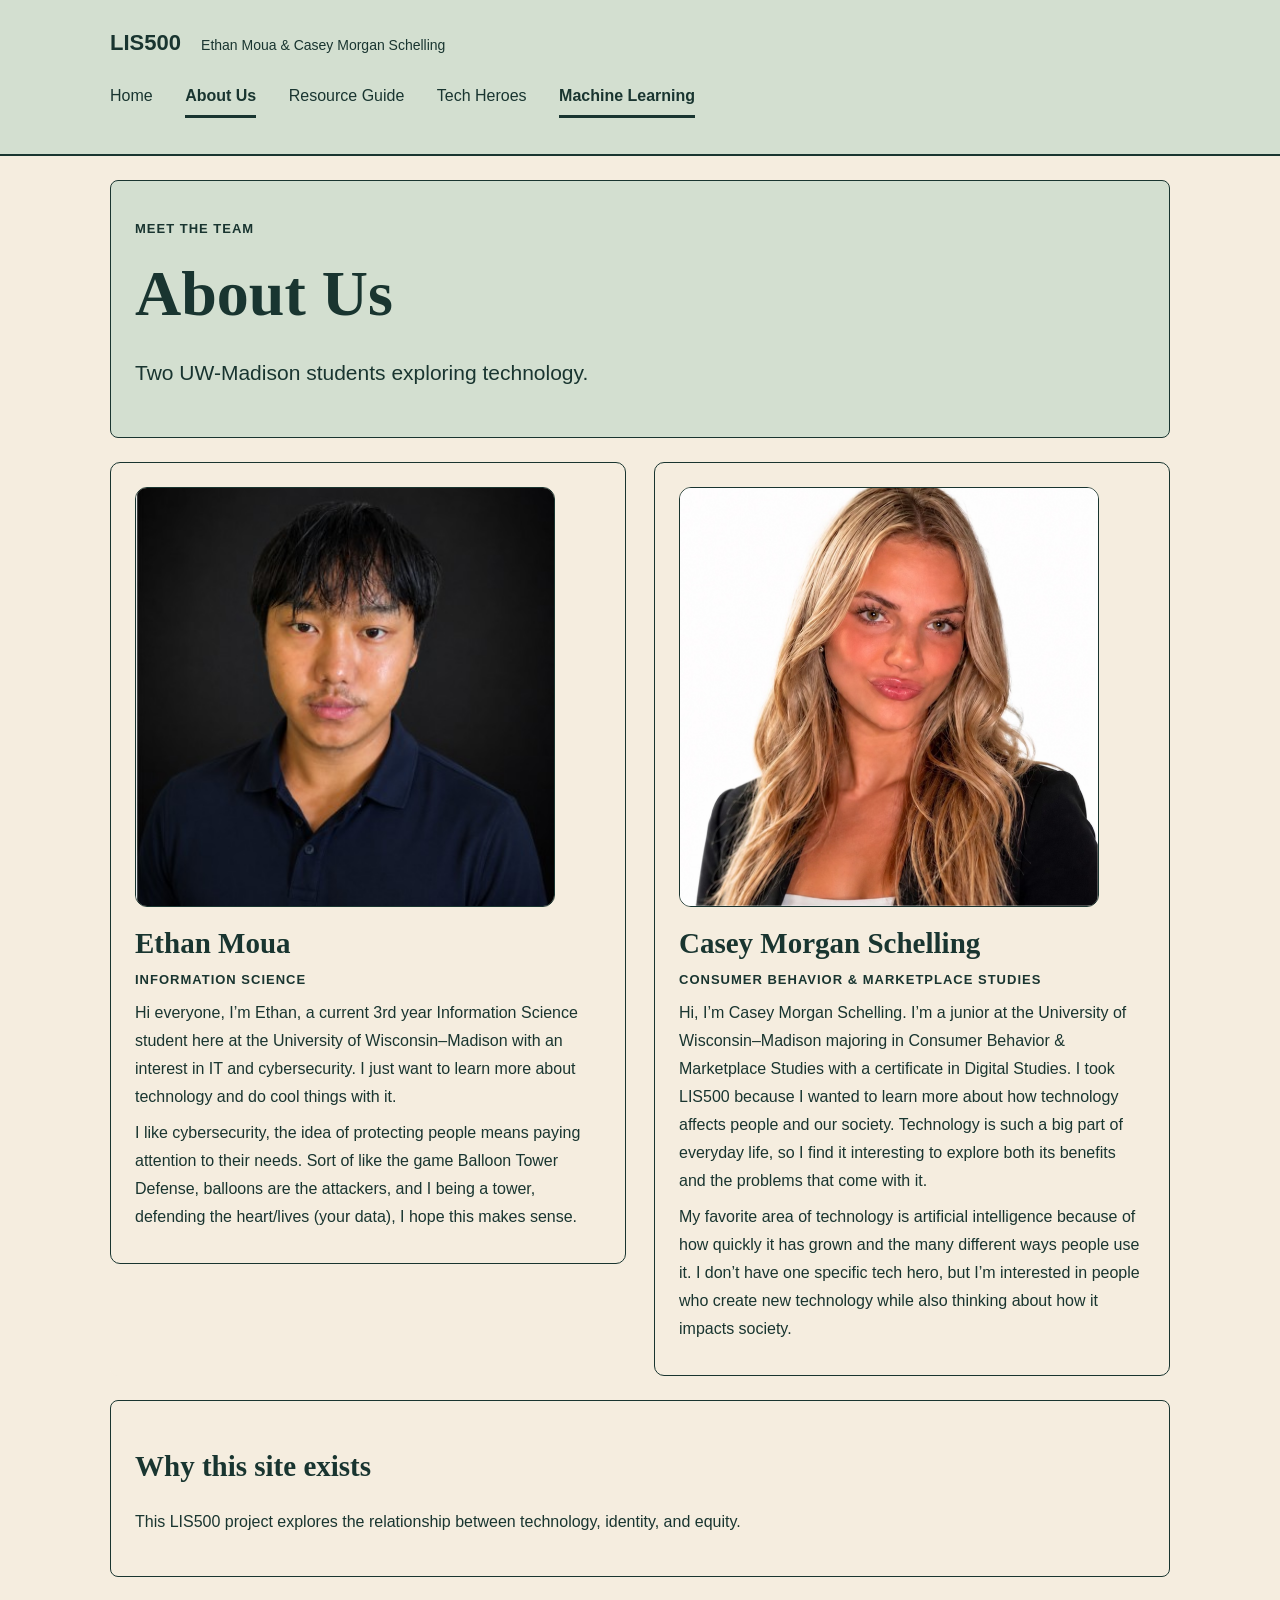
<file: about.html>
<!DOCTYPE html>
<html lang="en">
<head>
    <meta charset="UTF-8">
    <meta name="viewport" content="width=device-width, initial-scale=1">
    <title>About Us | LIS500</title>
    <link rel="stylesheet" href="stylepage.css">
</head>
<body>
    <!--
    We decided that the layout of this design for the About Us page should be simple and focused
    on introducing the team and providing context for our project. Keeping the same consistency of
    background color and fonts, we aimed to maintain visual consistency with the rest of the site.
    This approach helps create a cohesive and visually comprehensive experience for visitors of all backgrounds.
    The idea of a split middle section holding each team member's profile side by side helps visitors quickly get
    to know the team visually and contextually. We used the (.team { display: grid; grid-template-columns: repeat, gap: 28px;}),
    to split the team members into a responsive grid layout. We thought this layout would make it easier
    to introduce both members effectively and ensure the layout remains visually appealing. The idea of
    sharing side-by-side profiles helps create a more engaging and personal connection with the team.
    Finally, the footer provides a consistent ending to the page, reinforcing the overall design and
     navigation structure.

    EM & CS
    -->

    <a class="skip" href="#main">Skip to main content</a>

    <header>
        <div class="wrap">
            <p class="brand">LIS500 <span>Ethan Moua &amp; Casey Morgan Schelling</span></p>
            <nav aria-label="Main navigation">
                <a href="index.html">Home</a>
                <a href="about.html" aria-current="page">About Us</a>
                <a href="resources.html">Resource Guide</a>
                <a href="techheroes.html">Tech Heroes</a>
                <a href="Machinelearning.html" aria-current="page">Machine Learning</a>

            </nav>
        </div>
    </header>

    <main id="main" class="wrap">
        <section class="hero small">
            <p class="eyebrow">Meet the team</p>
            <h1>About Us</h1>
            <p class="lead">Two UW-Madison students exploring technology.</p>
        </section>

        <section class="team" aria-label="Our team">
            <article class="team-member">
                <img class="portrait" src="images/ethan-moua.jpg" alt="Portrait of Ethan Moua" width="400" height="400">
                <h2>Ethan Moua</h2>
                <p class="eyebrow">Information Science</p>
                <p>Hi everyone, I’m Ethan, a current 3rd year Information Science student here at the University of Wisconsin–Madison with an interest in IT and cybersecurity. I just want to learn more about technology and do cool things with it.</p>
                <p>I like cybersecurity, the idea of protecting people means paying attention to their needs. Sort of like the game Balloon Tower Defense, balloons are the attackers, and I being a tower, defending the heart/lives (your data), I hope this makes sense.</p>
            </article>

            <article class="team-member">
                <img class="portrait" src="images/casey-morgan-schelling.png" alt="Portrait of Casey Morgan Schelling" width="800" height="800">
                <h2>Casey Morgan Schelling</h2>
                <p class="eyebrow">Consumer Behavior &amp; Marketplace Studies</p>
                <p>Hi, I’m Casey Morgan Schelling. I’m a junior at the University of Wisconsin–Madison majoring in Consumer Behavior &amp; Marketplace Studies with a certificate in Digital Studies. I took LIS500 because I wanted to learn more about how technology affects people and our society. Technology is such a big part of everyday life, so I find it interesting to explore both its benefits and the problems that come with it.</p>
                <p>My favorite area of technology is artificial intelligence because of how quickly it has grown and the many different ways people use it. I don’t have one specific tech hero, but I’m interested in people who create new technology while also thinking about how it impacts society.</p>
            </article>
        </section>

        <section>
            <h2>Why this site exists</h2>
            <p>This LIS500 project explores the relationship between technology, identity, and equity.</p>
        </section>
    </main>

    <footer>
        <div class="wrap"></div>
    </footer>
</body>
</html>
</file>
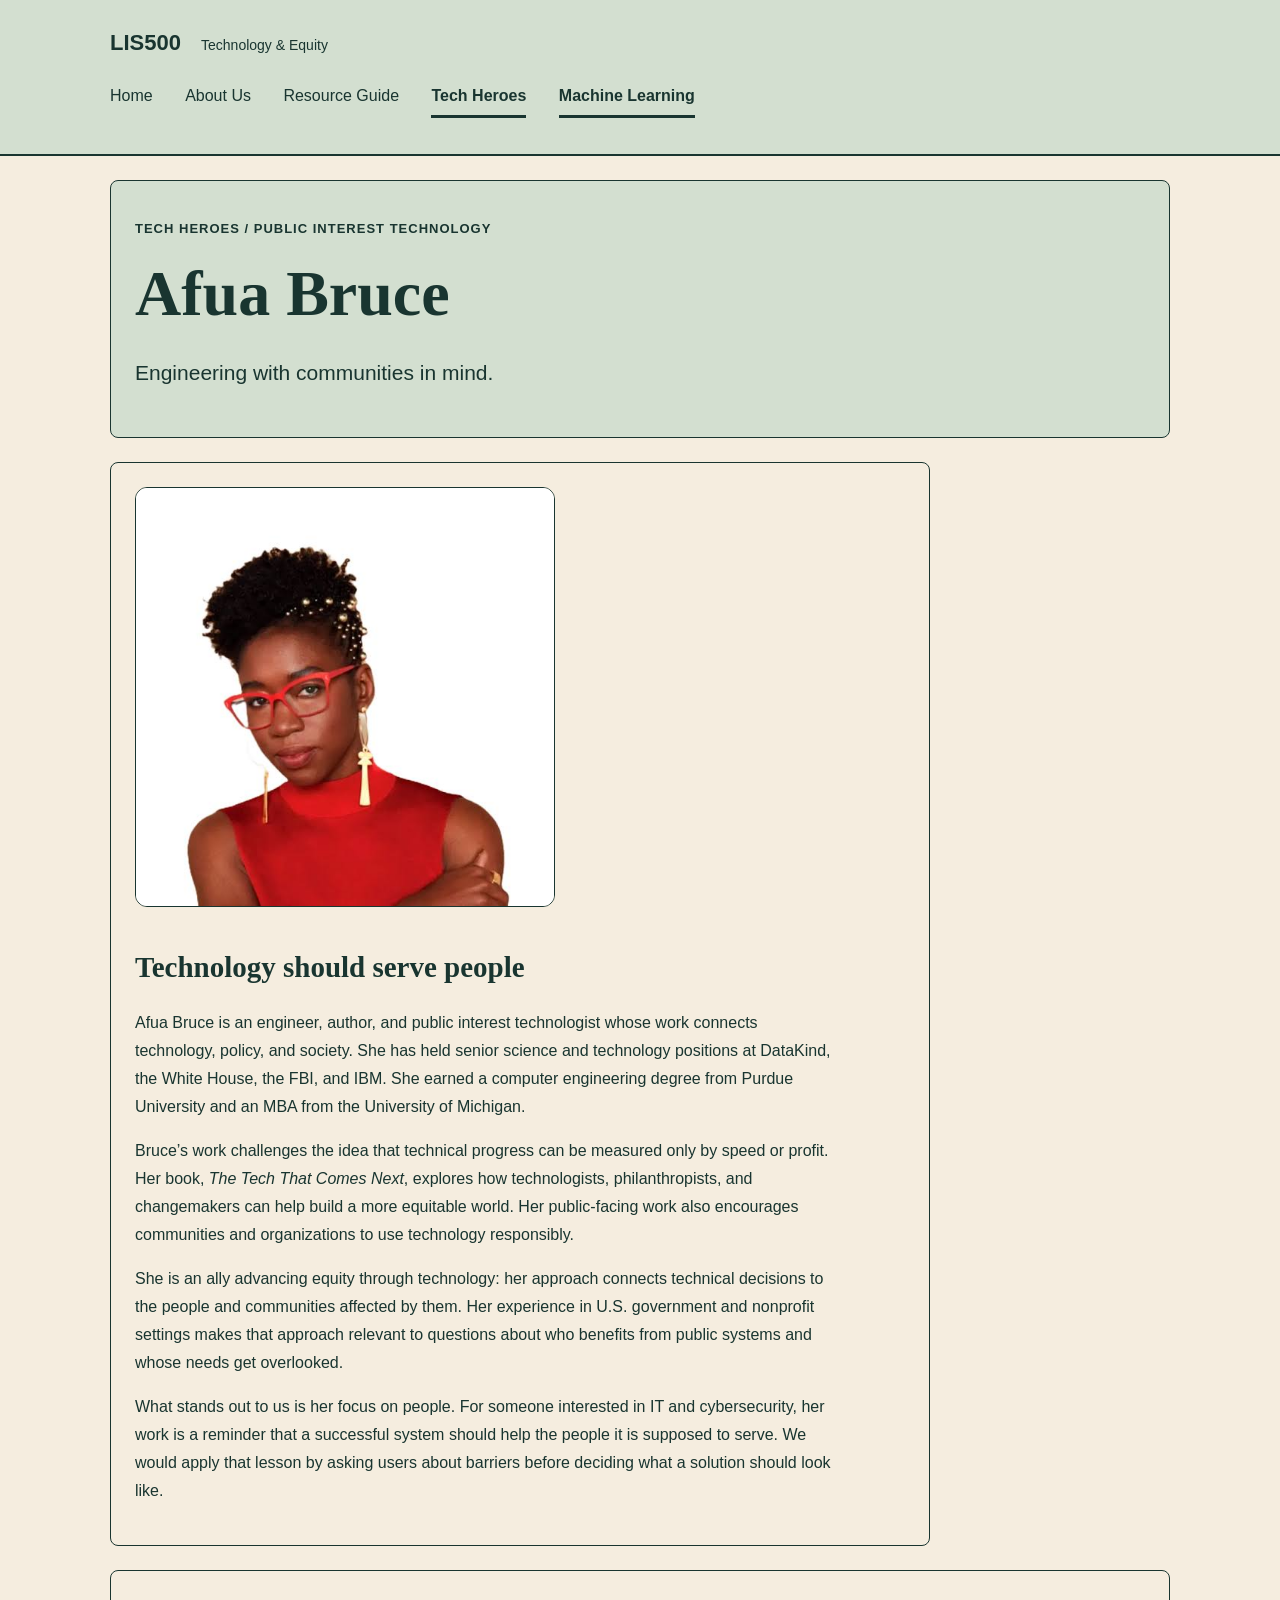
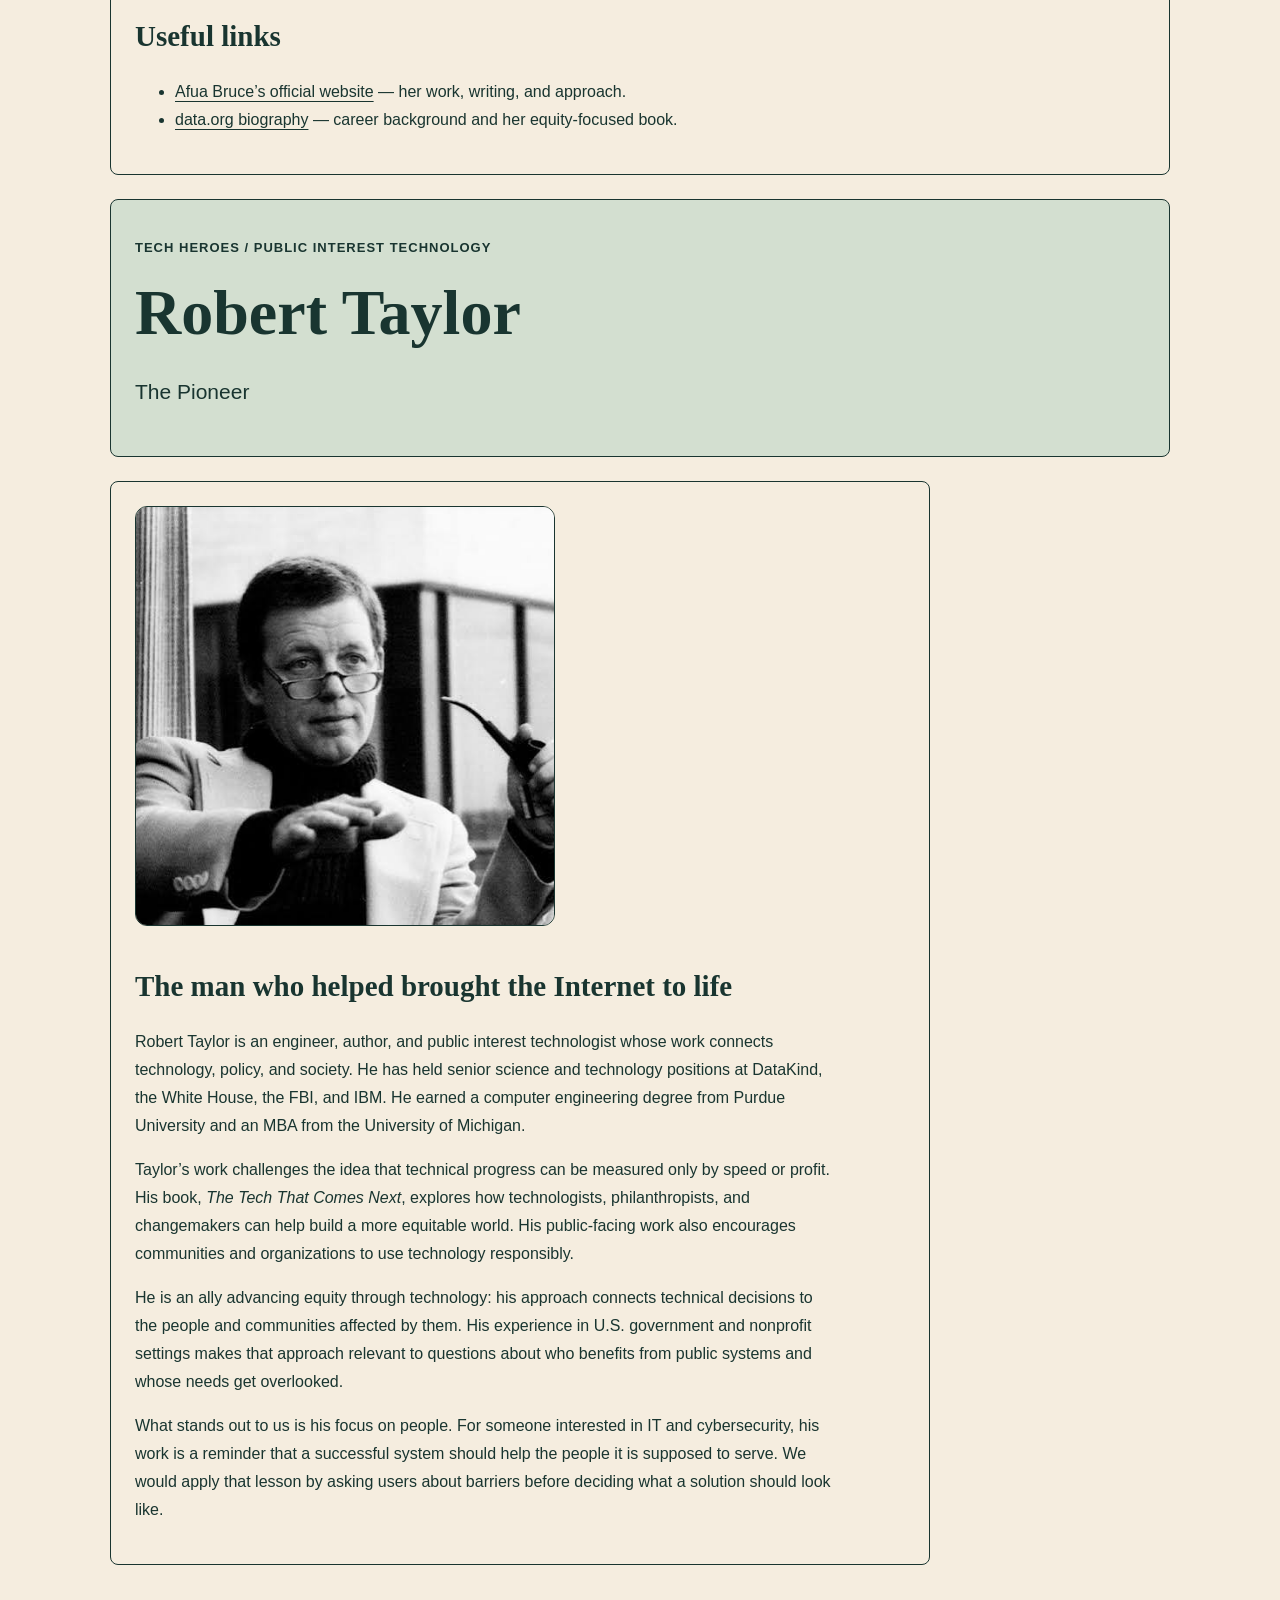
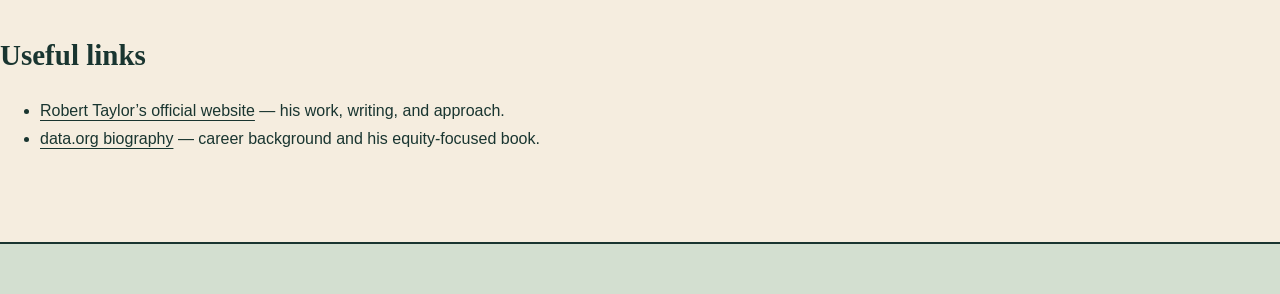
<file: techheroes.html>
<!DOCTYPE html>
<html lang="en">
<head>
    <meta charset="UTF-8">
    <meta name="viewport" content="width=device-width, initial-scale=1">
    <title>Tech Heroes | LIS500</title>
    <link rel="stylesheet" href="stylepage.css">
</head>
<body>
    <!--
    For our featured tech hero or public interest technologist, we highlight their 
    contributions to technology and society. We continued the same structured approach 
    as in our other pages, providing context, highlighting achievements, and reflecting on their impact.
    We included her name within a prominent heading to immediately signal to readers who the featured
    tech hero is. And splitting the content into sections helps maintain a clear and organized presentation
    for readers. Furthermore, providing context and highlighting achievements helps readers understand the
    significance of the featured tech hero's work. Lastly, the useful links provide readers with direct
    access to more information and resources related to the featured tech hero.
    EM & CS
    -->

    <a class="skip" href="#main">Skip to main content</a>

    <header>
        <div class="wrap">
            <p class="brand">LIS500 <span>Technology &amp; Equity</span></p>
            <nav aria-label="Main navigation">
                <a href="index.html">Home</a>
                <a href="about.html">About Us</a>
                <a href="resources.html">Resource Guide</a>
                <a href="techheroes.html" aria-current="page">Tech Heroes</a>
                <a href="Machinelearning.html" aria-current="page">Machine Learning</a>
        </nav>
        </div>
    </header>

    <main id="main" class="wrap">
        <section class="hero small">
            <p class="eyebrow">Tech heroes / Public interest technology</p>
            <h1>Afua Bruce</h1>
            <p class="lead">Engineering with communities in mind.</p>
        </section>

        <article class="profile">
            <img class="portrait" src="images/joy.jpg" alt="Portrait of Afua Bruce" width="600" height="600">
            <h2>Technology should serve people</h2>
            <p>Afua Bruce is an engineer, author, and public interest technologist whose work connects technology, policy, and society. She has held senior science and technology positions at DataKind, the White House, the FBI, and IBM. She earned a computer engineering degree from Purdue University and an MBA from the University of Michigan.</p>
            <p>Bruce’s work challenges the idea that technical progress can be measured only by speed or profit. Her book, <cite>The Tech That Comes Next</cite>, explores how technologists, philanthropists, and changemakers can help build a more equitable world. Her public-facing work also encourages communities and organizations to use technology responsibly.</p>
            <p>She is an ally advancing equity through technology: her approach connects technical decisions to the people and communities affected by them. Her experience in U.S. government and nonprofit settings makes that approach relevant to questions about who benefits from public systems and whose needs get overlooked.</p>
            <p>What stands out to us is her focus on people. For someone interested in IT and cybersecurity, her work is a reminder that a successful system should help the people it is supposed to serve. We would apply that lesson by asking users about barriers before deciding what a solution should look like.</p>
        </article>

        <section>
            <h2>Useful links</h2>
            <ul>
                <li><a href="https://www.afuabruce.com/">Afua Bruce’s official website</a> — her work, writing, and approach.</li>
                <li><a href="https://data.org/people/afua-bruce/">data.org biography</a> — career background and her equity-focused book.</li>
            </ul>
        </section>

        <section class="hero small">
            <p class="eyebrow">Tech heroes / Public interest technology</p>
            <h1>Robert Taylor</h1>
            <p class="lead">The Pioneer</p>
        </section>

                <article class="profile">
            <img class="portrait" src="images/robert.jpg" alt="Portrait of Robert Taylor" width="600" height="600">
            <h2>The man who helped brought the Internet to life</h2>
            <p>Robert Taylor is an engineer, author, and public interest technologist whose work connects technology, policy, and society. He has held senior science and technology positions at DataKind, the White House, the FBI, and IBM. He earned a computer engineering degree from Purdue University and an MBA from the University of Michigan.</p>
            <p>Taylor’s work challenges the idea that technical progress can be measured only by speed or profit. His book, <cite>The Tech That Comes Next</cite>, explores how technologists, philanthropists, and changemakers can help build a more equitable world. His public-facing work also encourages communities and organizations to use technology responsibly.</p>
            <p>He is an ally advancing equity through technology: his approach connects technical decisions to the people and communities affected by them. His experience in U.S. government and nonprofit settings makes that approach relevant to questions about who benefits from public systems and whose needs get overlooked.</p>
            <p>What stands out to us is his focus on people. For someone interested in IT and cybersecurity, his work is a reminder that a successful system should help the people it is supposed to serve. We would apply that lesson by asking users about barriers before deciding what a solution should look like.</p>
        </article>
    </main>
    
        <section>
            <h2>Useful links</h2>
            <ul>
                <li><a href="https://www.roberttaylor.com/">Robert Taylor’s official website</a> — his work, writing, and approach.</li>
                <li><a href="https://data.org/people/robert-taylor/">data.org biography</a> — career background and his equity-focused book.</li>
            </ul>
        </section>

    <footer>
        <div class="wrap"></div>
    </footer>
</body>
</html>
</file>
<file: stylepage.css>
/* Page */

* {
  box-sizing: border-box;
}

body {
  margin: 0;
  background-color: #f5eddf;
  color: #193530;
  font-family: Arial, Helvetica, sans-serif;
  line-height: 1.75;
}

.wrap {
  width: 90%;
  max-width: 1060px;
  margin: 0 auto;
}

/* Header and navigation */

header {
  background-color: #d3dfd0;
  border-bottom: 1px solid #d3dfd0;
  padding: 24px 0;
}

.brand {
  font-size: 22px;
  font-weight: bold;
  margin: 0 0 14px;
}

.brand span {
  font-size: 14px;
  font-weight: normal;
  margin-left: 14px;
}


a {
  color: #193530;
  text-underline-offset: 4px;
}

nav a {
  display: inline-block;
  margin-right: 28px;
  margin-bottom: 12px;
  padding: 5px 0;
  text-decoration: none;
}

nav a[aria-current="page"] {
  font-weight: bold;
  border-bottom: 3px solid #193530;
}

a:hover {
  text-decoration: underline;
}

a:focus {
  outline: 3px solid #193530;
  outline-offset: 5px;
}

/* Headings and introduction */

.hero {
  padding: 70px 0 50px;
  border-bottom: 1px solid #d3dfd0;
}

.hero.small {
  padding: 48px 0 30px;
}

h1, h2, h3 {
  line-height: 1.2;
}

h1 {
  font-family: Georgia, serif;
  font-size: 64px;
  margin: 16px 0 22px;
  max-width: 850px;
}

h2 {
  font-family: Georgia, serif;
  font-size: 29px;
}

h3 {
  font-size: 19px;
}

p, li, dd {
  max-width: 700px;
}

.lead {
  font-size: 21px;
  max-width: 700px;
}

.eyebrow, .number {
  font-size: 13px;
  font-weight: bold;
  letter-spacing: 1px;
  text-transform: uppercase;
}

.button {
  display: inline-block;
  background-color: #193530;
  color: #f5eddf;
  padding: 11px 20px;
  margin-top: 12px;
  border-radius: 4px;
  text-decoration: none;
}

/* Content */

section {
  padding: 25px 0;
}

.cards {
  display: flex;
  gap: 20px;
}

.cards article {
  flex: 1;
  min-width: 0;
  padding: 24px;
  background-color: #f5eddf;
  border: 1px solid #d3dfd0;
  border-radius: 6px;
}

.note, .reflection, .contents {
  background-color: #d3dfd0;
  padding: 22px 28px;
  border-left: 4px solid #193530;
  margin: 26px 0;
}

.note {
  background-color: #f5eddf;
  border-left-color: #193530;
}

.model-demo video {
  display: block;
  width: 100%;
  max-width: 640px;
  height: auto;
  margin: 12px 0;
}

.reflection h3 {
  margin-top: 0;
}

/* Team */

.profile {
  max-width: 820px;
  padding: 28px 0;
}

.team {
  display: flex;
  flex-wrap: wrap;
  gap: 28px;
  margin-top: 18px;
  align-items: flex-start;
}

.team-member {
  width: calc(50% - 14px);
  padding: 24px;
  background-color: #f5eddf;
  border: 1px solid #d3dfd0;
  border-radius: 10px;
}

.team-member > * {
  margin-top: 0;
  margin-bottom: 8px;
}

.portrait {
  width: 100%;
  max-width: 420px;
  height: 420px;
  object-fit: cover;
  border-radius: 12px;
  border: 1px solid #d3dfd0;
  margin-bottom: 10px;
}

dt {
  font-weight: bold;
  margin-top: 20px;
}

dd {
  margin: 5px 0 0;
}

.muted {
  color: #193530;
  font-size: 14px;
}

/* Footer and skip link */

footer {
  margin-top: 48px;
  padding: 25px 0;
  border-top: 1px solid #d3dfd0;
  font-size: 14px;
}

.skip {
  position: absolute;
  top: -100px;
  left: 12px;
  background-color: #f5eddf;
  padding: 10px;
}

.skip:focus {
  top: 12px;
}

[id] {
  scroll-margin-top: 20px;
}

/* Small screens */

@media (max-width: 720px) {
  .cards {
    flex-direction: column;
  }

  .team-member {
    width: 100%;
  }

  .brand span {
    display: block;
    margin-left: 0;
  }

  h1 {
    font-size: 40px;
  }

  .hero,
  .hero.small {
    padding-top: 38px;
  }
}

/* Consistent color roles: sage introductions, cream content, green borders. */
body { background-color: #f5eddf; color: #193530; }
header, footer { background-color: #d3dfd0; }
header { border-bottom: 2px solid #193530; }
footer { border-top: 2px solid #193530; }

/* Every main section has a visible boundary . */
main.wrap > section,
main.wrap > article,
main.wrap > aside,
.profile > section,
.profile > article {
    background-color: #f5eddf;
    border: 1px solid #193530;
    border-radius: 8px;
    padding: 24px;
    margin: 24px 0;
}

/* Sage always marks introductions, menus, or reflection callouts. */
main.wrap .hero,
main.wrap .contents,
main.wrap .reflection,
main.wrap .note {
    background-color: #d3dfd0;
    border: 1px solid #193530;
    border-radius: 8px;
    padding: 24px;
}

/* Profiles and reading sections share a cream background. */
.team-member,
.cards article,
.profile {
    background-color: #f5eddf;
    border: 1px solid #193530;
}
.profile { padding: 24px; border-radius: 8px; }
.portrait { border-color: #193530; }

/* Keep the team container open; each member already has a border. */
main.wrap > .team { border: 0; padding: 0; background-color: #f5eddf; }

@media (max-width: 720px) {
    main.wrap > section,
    main.wrap > article,
    main.wrap > aside,
    main.wrap .hero,
    main.wrap .contents,
    main.wrap .reflection,
    main.wrap .note {
        padding: 18px;
    }
}

.model-controls {
    display: flex;
    flex-wrap: wrap;
    gap: 12px;
    margin: 18px 0;
}

.model-controls button {
    border: 0;
    font: inherit;
    cursor: pointer;
}

.model-controls button:disabled {
    cursor: not-allowed;
    opacity: 0.6;
}

#webcam-container canvas {
    max-width: 100%;
    height: auto;
    border: 1px solid #193530;
    border-radius: 8px;
}

.prediction-list {
    max-width: 700px;
    padding: 0;
    list-style: none;
}

.prediction-list li {
    margin: 16px 0;
}

.prediction-confidence {
    display: grid;
    grid-template-columns: minmax(0, 1fr) 60px;
    gap: 12px;
    align-items: center;
}

.prediction-confidence progress {
    width: 100%;
    height: 1rem;
    accent-color: #193530;
}
</file>
